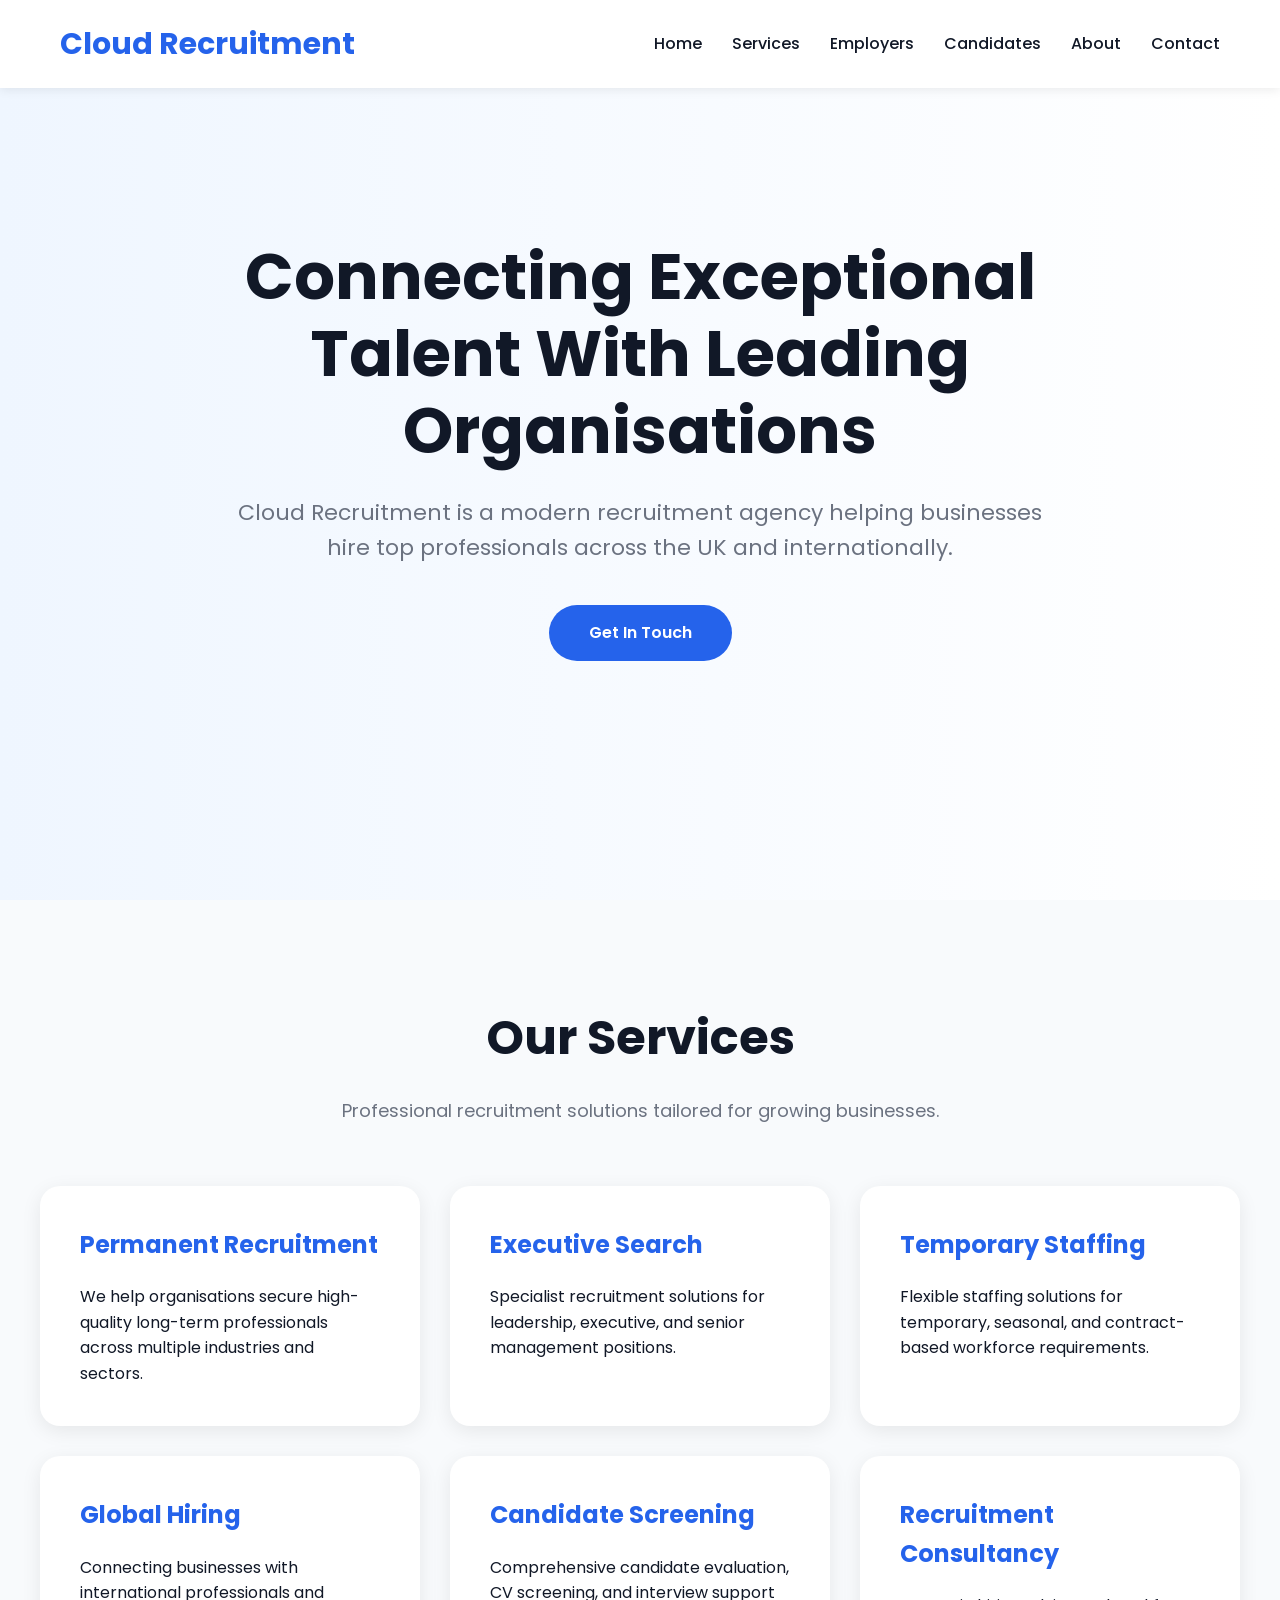
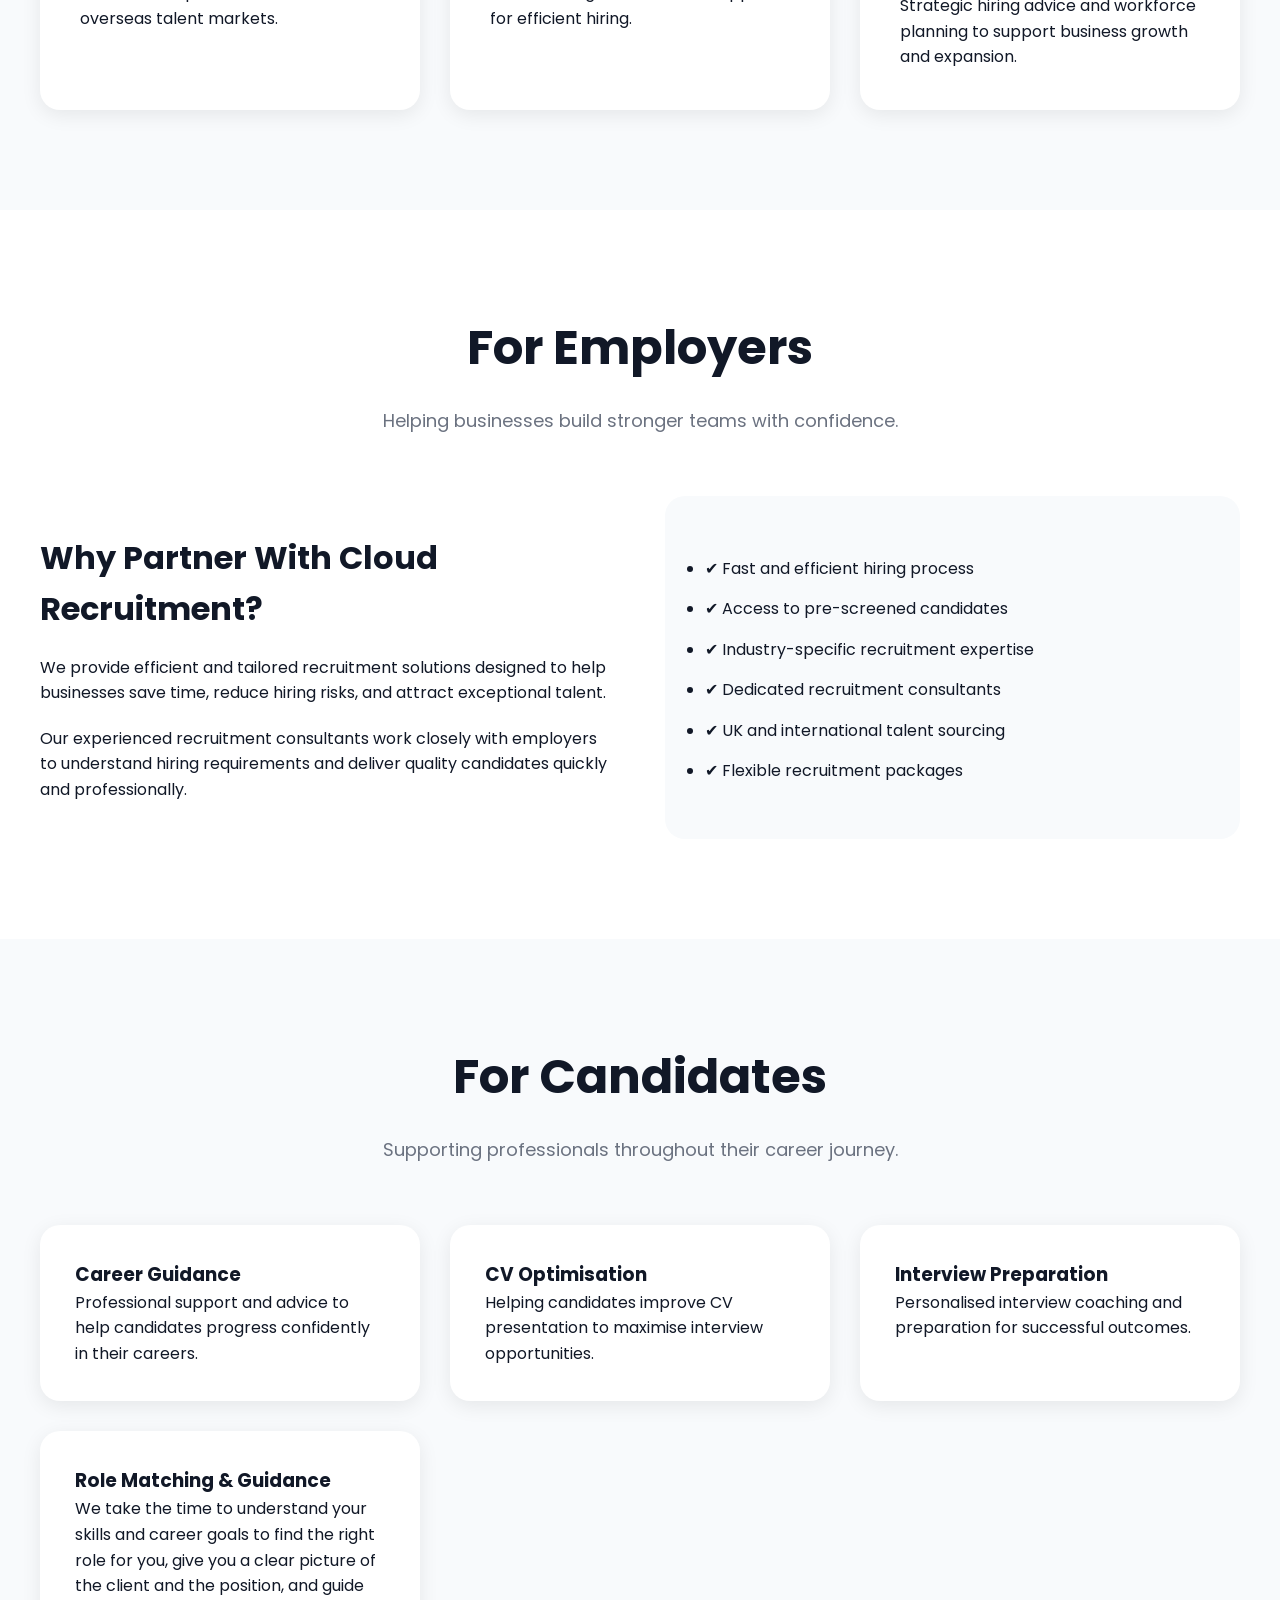
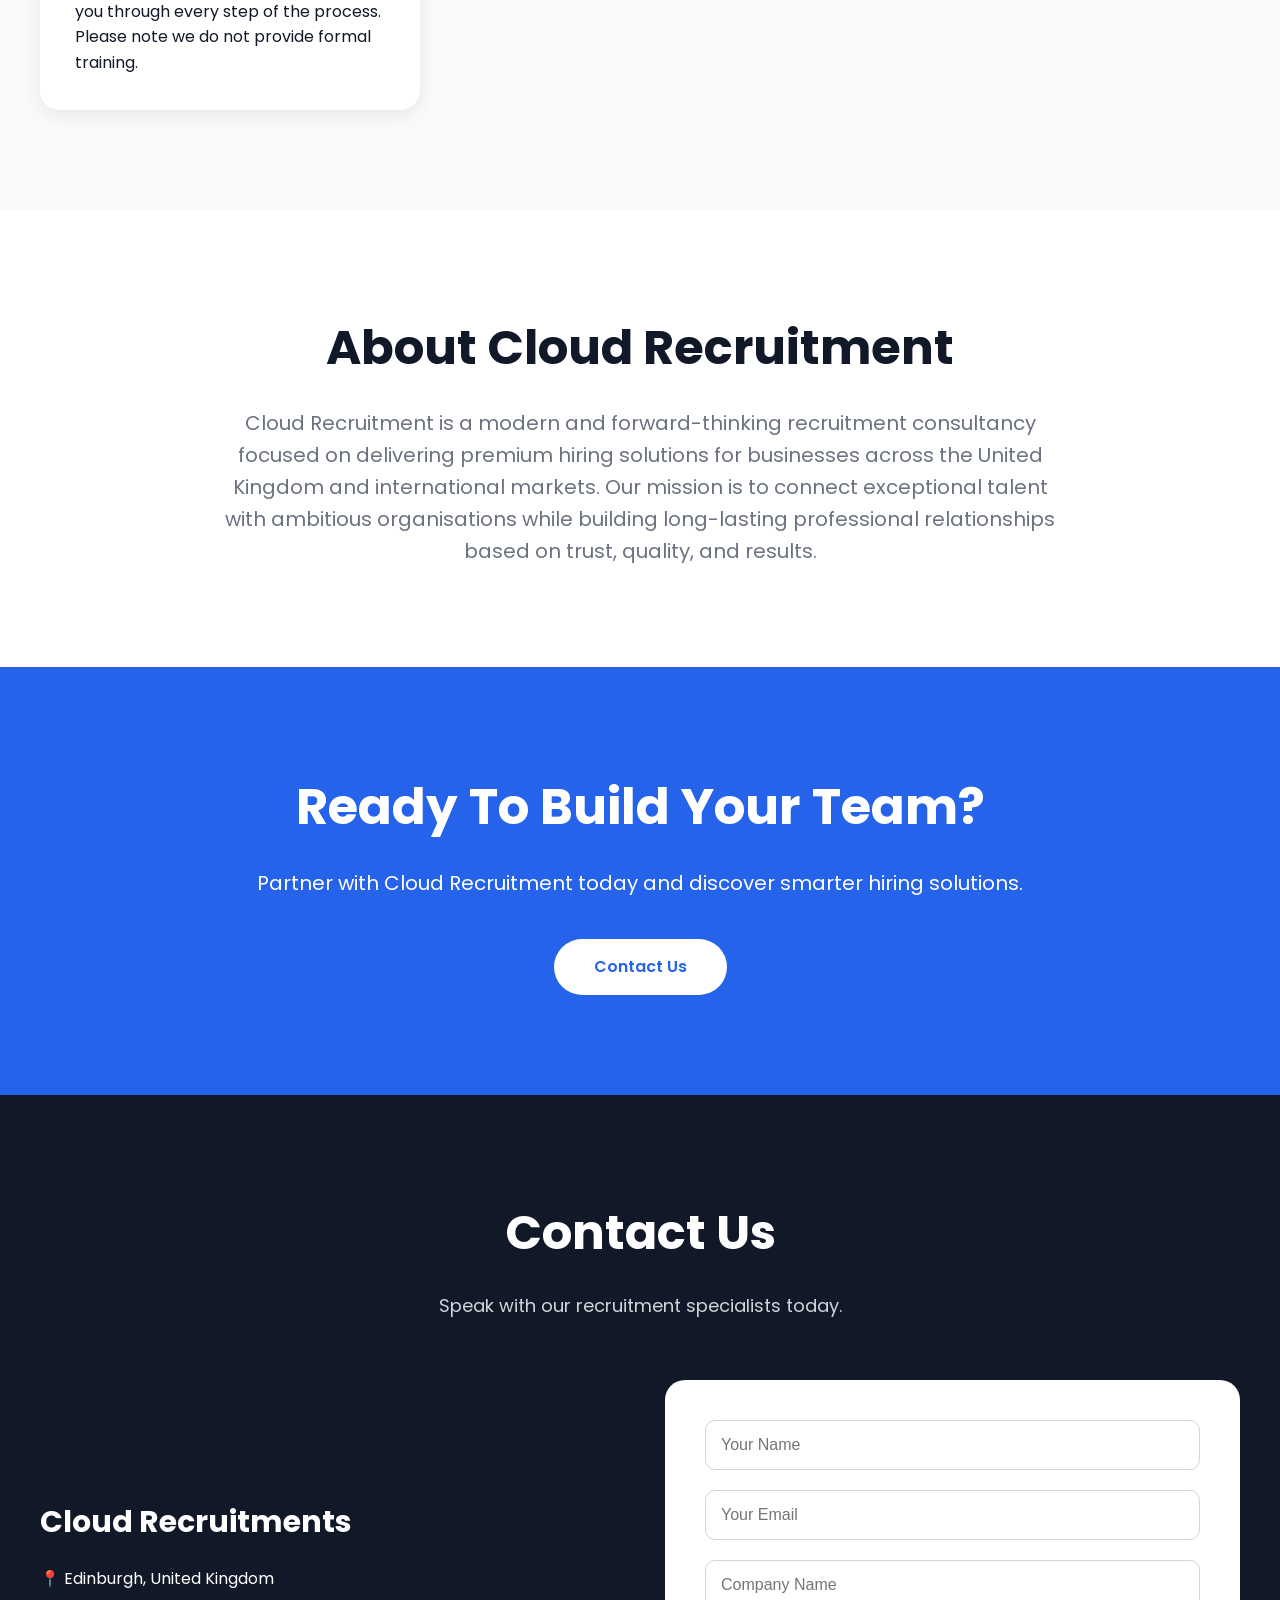
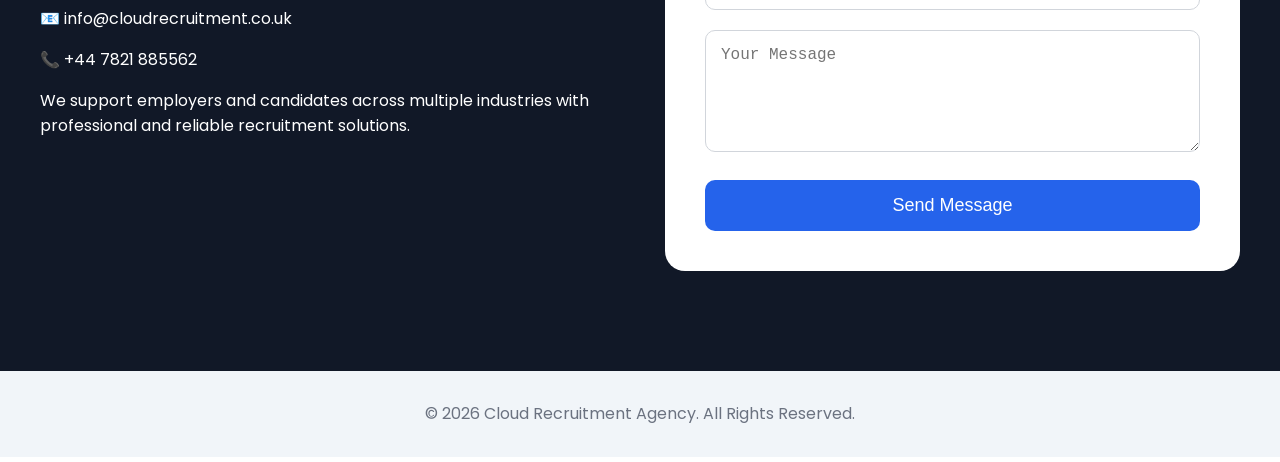
<file: index.html>
<!DOCTYPE html>
<html lang="en">

<head>

<meta charset="UTF-8">
<meta name="viewport" content="width=device-width, initial-scale=1.0">

<title>Cloud Recruitment Agency</title>

<link rel="preconnect" href="https://fonts.googleapis.com">
<link rel="preconnect" href="https://fonts.gstatic.com" crossorigin>
<link rel="icon" type="image/png" href="/cloud-favicon.png">

<link href="https://fonts.googleapis.com/css2?family=Poppins:wght@300;400;500;600;700&display=swap" rel="stylesheet">

<style>

*{
    margin:0;
    padding:0;
    box-sizing:border-box;
}

html{
    scroll-behavior:smooth;
}

body{
    font-family:'Poppins', sans-serif;
    background:#ffffff;
    color:#111827;
    line-height:1.6;
}

/* HEADER */

header{
    position:fixed;
    top:0;
    width:100%;
    background:#ffffff;
    box-shadow:0 2px 10px rgba(0,0,0,0.08);
    z-index:1000;
}

.navbar{
    max-width:1200px;
    margin:auto;
    display:flex;
    justify-content:space-between;
    align-items:center;
    padding:20px;
}

.logo{
    font-size:30px;
    font-weight:700;
    color:#2563eb;
}

nav ul{
    display:flex;
    list-style:none;
    gap:30px;
}

nav a{
    text-decoration:none;
    color:#111827;
    font-weight:500;
    transition:0.3s;
}

nav a:hover{
    color:#2563eb;
}

/* HERO */

.hero{
    min-height:100vh;
    display:flex;
    align-items:center;
    justify-content:center;
    text-align:center;
    padding:120px 20px;
    background:linear-gradient(to right, #eff6ff, #ffffff);
}

.hero-content{
    max-width:850px;
}

.hero h1{
    font-size:64px;
    line-height:1.2;
    margin-bottom:25px;
}

.hero p{
    font-size:22px;
    color:#6b7280;
    margin-bottom:40px;
}

.btn{
    display:inline-block;
    padding:15px 40px;
    background:#2563eb;
    color:white;
    text-decoration:none;
    border-radius:50px;
    transition:0.3s;
    font-weight:600;
}

.btn:hover{
    background:#111827;
    transform:translateY(-2px);
}

/* GENERAL */

section{
    padding:100px 20px;
}

.container{
    max-width:1200px;
    margin:auto;
}

.section-title{
    text-align:center;
    font-size:48px;
    margin-bottom:20px;
}

.section-subtitle{
    text-align:center;
    color:#6b7280;
    margin-bottom:60px;
    font-size:18px;
}

/* SERVICES */

.services{
    background:#f8fafc;
}

.cards{
    display:grid;
    grid-template-columns:repeat(auto-fit, minmax(280px,1fr));
    gap:30px;
}

.card{
    background:white;
    padding:40px;
    border-radius:20px;
    box-shadow:0 5px 20px rgba(0,0,0,0.08);
    transition:0.3s;
}

.card:hover{
    transform:translateY(-10px);
}

.card h3{
    margin-bottom:20px;
    font-size:24px;
    color:#2563eb;
}

/* EMPLOYERS */

.employers-content{
    display:grid;
    grid-template-columns:1fr 1fr;
    gap:50px;
    align-items:center;
}

.employers-box{
    background:#f8fafc;
    padding:40px;
    border-radius:20px;
}

.employers-box ul{
    margin-top:20px;
}

.employers-box li{
    margin-bottom:15px;
}

/* CANDIDATES */

.candidates{
    background:#f8fafc;
}

.candidate-grid{
    display:grid;
    grid-template-columns:repeat(auto-fit, minmax(280px,1fr));
    gap:30px;
}

.candidate-card{
    background:white;
    padding:35px;
    border-radius:20px;
    box-shadow:0 5px 20px rgba(0,0,0,0.08);
}

/* ABOUT */

.about{
    text-align:center;
}

.about p{
    max-width:850px;
    margin:auto;
    font-size:20px;
    color:#6b7280;
}

/* CONTACT */

.contact{
    background:#111827;
    color:white;
}

.contact-wrapper{
    display:grid;
    grid-template-columns:1fr 1fr;
    gap:50px;
    align-items:center;
}

.contact-info h3{
    margin-bottom:20px;
    font-size:30px;
}

.contact-info p{
    margin-bottom:15px;
}

.contact-form{
    background:white;
    padding:40px;
    border-radius:20px;
}

.contact-form input,
.contact-form textarea{
    width:100%;
    padding:15px;
    margin-bottom:20px;
    border:1px solid #d1d5db;
    border-radius:10px;
    font-size:16px;
}

.contact-form button{
    width:100%;
    padding:15px;
    border:none;
    background:#2563eb;
    color:white;
    border-radius:10px;
    font-size:18px;
    cursor:pointer;
    transition:0.3s;
}

.contact-form button:hover{
    background:#111827;
}

/* CTA */

.cta{
    background:#2563eb;
    color:white;
    text-align:center;
}

.cta h2{
    font-size:50px;
    margin-bottom:20px;
}

/* FOOTER */

footer{
    background:#f1f5f9;
    text-align:center;
    padding:30px;
    color:#6b7280;
}

/* MOBILE */

/* LAPTOP */

@media(max-width:1100px){

    .hero{
        padding:110px 20px;
    }

    .hero h1{
        font-size:52px;
    }

    .cards,
    .candidate-grid{
        gap:24px;
    }

    .employers-content,
    .contact-wrapper{
        gap:35px;
    }

}

@media(max-width:900px){

    .hero h1{
        font-size:42px;
    }

    nav ul{
        gap:15px;
        font-size:14px;
    }

    .employers-content,
    .contact-wrapper{
        grid-template-columns:1fr;
    }

}

@media(max-width:600px){

    .navbar{
        flex-direction:column;
        gap:15px;
        padding:15px 20px;
    }

    nav ul{
        flex-wrap:wrap;
        justify-content:center;
        gap:10px 20px;
    }

    .hero{
        padding:100px 20px 60px;
    }

    .hero h1{
        font-size:36px;
    }

    .hero p{
        font-size:18px;
    }

    .section-title{
        font-size:36px;
    }

    section{
        padding:70px 20px;
    }

}

/* PHONE */

@media(max-width:480px){

    .hero h1{
        font-size:30px;
    }

    .hero p{
        font-size:16px;
        margin-bottom:30px;
    }

    .btn{
        padding:13px 32px;
        font-size:15px;
    }

    .section-title{
        font-size:28px;
    }

    .section-subtitle{
        font-size:15px;
        margin-bottom:40px;
    }

    .card,
    .candidate-card{
        padding:25px;
    }

    .employers-box{
        padding:25px;
    }

    .cta h2{
        font-size:32px;
    }

    .contact-form{
        padding:25px;
    }

}

</style>

</head>

<body>

<!-- HEADER -->

<header>

<div class="navbar">

<div class="logo">Cloud Recruitment</div>

<nav>

<ul>

<li><a href="#home">Home</a></li>
<li><a href="#services">Services</a></li>
<li><a href="#employers">Employers</a></li>
<li><a href="#candidates">Candidates</a></li>
<li><a href="#about">About</a></li>
<li><a href="#contact">Contact</a></li>

</ul>

</nav>

</div>

</header>

<!-- HERO -->

<section class="hero" id="home">

<div class="hero-content">

<h1>
Connecting Exceptional Talent With Leading Organisations
</h1>

<p>
Cloud Recruitment is a modern recruitment agency helping businesses hire top professionals across the UK and internationally.
</p>

<a href="#contact" class="btn">
Get In Touch
</a>

</div>

</section>

<!-- SERVICES -->

<section class="services" id="services">

<div class="container">

<h2 class="section-title">Our Services</h2>

<p class="section-subtitle">
Professional recruitment solutions tailored for growing businesses.
</p>

<div class="cards">

<div class="card">

<h3>Permanent Recruitment</h3>

<p>
We help organisations secure high-quality long-term professionals across multiple industries and sectors.
</p>

</div>

<div class="card">

<h3>Executive Search</h3>

<p>
Specialist recruitment solutions for leadership, executive, and senior management positions.
</p>

</div>

<div class="card">

<h3>Temporary Staffing</h3>

<p>
Flexible staffing solutions for temporary, seasonal, and contract-based workforce requirements.
</p>

</div>

<div class="card">

<h3>Global Hiring</h3>

<p>
Connecting businesses with international professionals and overseas talent markets.
</p>

</div>

<div class="card">

<h3>Candidate Screening</h3>

<p>
Comprehensive candidate evaluation, CV screening, and interview support for efficient hiring.
</p>

</div>

<div class="card">

<h3>Recruitment Consultancy</h3>

<p>
Strategic hiring advice and workforce planning to support business growth and expansion.
</p>

</div>

</div>

</div>

</section>

<!-- EMPLOYERS -->

<section id="employers">

<div class="container">

<h2 class="section-title">For Employers</h2>

<p class="section-subtitle">
Helping businesses build stronger teams with confidence.
</p>

<div class="employers-content">

<div>

<h3 style="font-size:32px; margin-bottom:20px;">
Why Partner With Cloud Recruitment?
</h3>

<p style="margin-bottom:20px;">
We provide efficient and tailored recruitment solutions designed to help businesses save time, reduce hiring risks, and attract exceptional talent.
</p>

<p>
Our experienced recruitment consultants work closely with employers to understand hiring requirements and deliver quality candidates quickly and professionally.
</p>

</div>

<div class="employers-box">

<ul>

<li>✔ Fast and efficient hiring process</li>
<li>✔ Access to pre-screened candidates</li>
<li>✔ Industry-specific recruitment expertise</li>
<li>✔ Dedicated recruitment consultants</li>
<li>✔ UK and international talent sourcing</li>
<li>✔ Flexible recruitment packages</li>

</ul>

</div>

</div>

</div>

</section>

<!-- CANDIDATES -->

<section class="candidates" id="candidates">

<div class="container">

<h2 class="section-title">For Candidates</h2>

<p class="section-subtitle">
Supporting professionals throughout their career journey.
</p>

<div class="candidate-grid">

<div class="candidate-card">

<h3>Career Guidance</h3>

<p>
Professional support and advice to help candidates progress confidently in their careers.
</p>

</div>

<div class="candidate-card">

<h3>CV Optimisation</h3>

<p>
Helping candidates improve CV presentation to maximise interview opportunities.
</p>

</div>

<div class="candidate-card">

<h3>Interview Preparation</h3>

<p>
Personalised interview coaching and preparation for successful outcomes.
</p>

</div>

<div class="candidate-card">

<h3>Role Matching &amp; Guidance</h3>

<p>
We take the time to understand your skills and career goals to find the right role for you, give you a clear picture of the client and the position, and guide you through every step of the process. Please note we do not provide formal training.
</p>

</div>

</div>

</div>

</section>

<!-- ABOUT -->

<section class="about" id="about">

<div class="container">

<h2 class="section-title">About Cloud Recruitment</h2>

<p>
Cloud Recruitment is a modern and forward-thinking recruitment consultancy focused on delivering premium hiring solutions for businesses across the United Kingdom and international markets. Our mission is to connect exceptional talent with ambitious organisations while building long-lasting professional relationships based on trust, quality, and results.
</p>

</div>

</section>

<!-- CTA -->

<section class="cta">

<div class="container">

<h2>
Ready To Build Your Team?
</h2>

<p style="font-size:20px; margin-bottom:40px;">
Partner with Cloud Recruitment today and discover smarter hiring solutions.
</p>

<a href="#contact" class="btn" style="background:white; color:#2563eb;">
Contact Us
</a>

</div>

</section>

<!-- CONTACT -->

<section class="contact" id="contact">

<div class="container">

<h2 class="section-title">Contact Us</h2>

<p class="section-subtitle" style="color:#d1d5db;">
Speak with our recruitment specialists today.
</p>

<div class="contact-wrapper">

<div class="contact-info">

<h3>Cloud Recruitments</h3>

<p>📍 Edinburgh, United Kingdom</p>

<p>📧 info@cloudrecruitment.co.uk</p>

<p>📞 +44 7821 885562</p>

<p>
We support employers and candidates across multiple industries with professional and reliable recruitment solutions.
</p>

</div>

<div class="contact-form">

<form>

<input type="text" placeholder="Your Name">

<input type="email" placeholder="Your Email">

<input type="text" placeholder="Company Name">

<textarea rows="5" placeholder="Your Message"></textarea>

<button type="submit">
Send Message
</button>

</form>

</div>

</div>

</div>

</section>

<!-- FOOTER -->

<footer>

<p>
© 2026 Cloud Recruitment Agency. All Rights Reserved.
</p>

</footer>

</body>

</html>
</file>
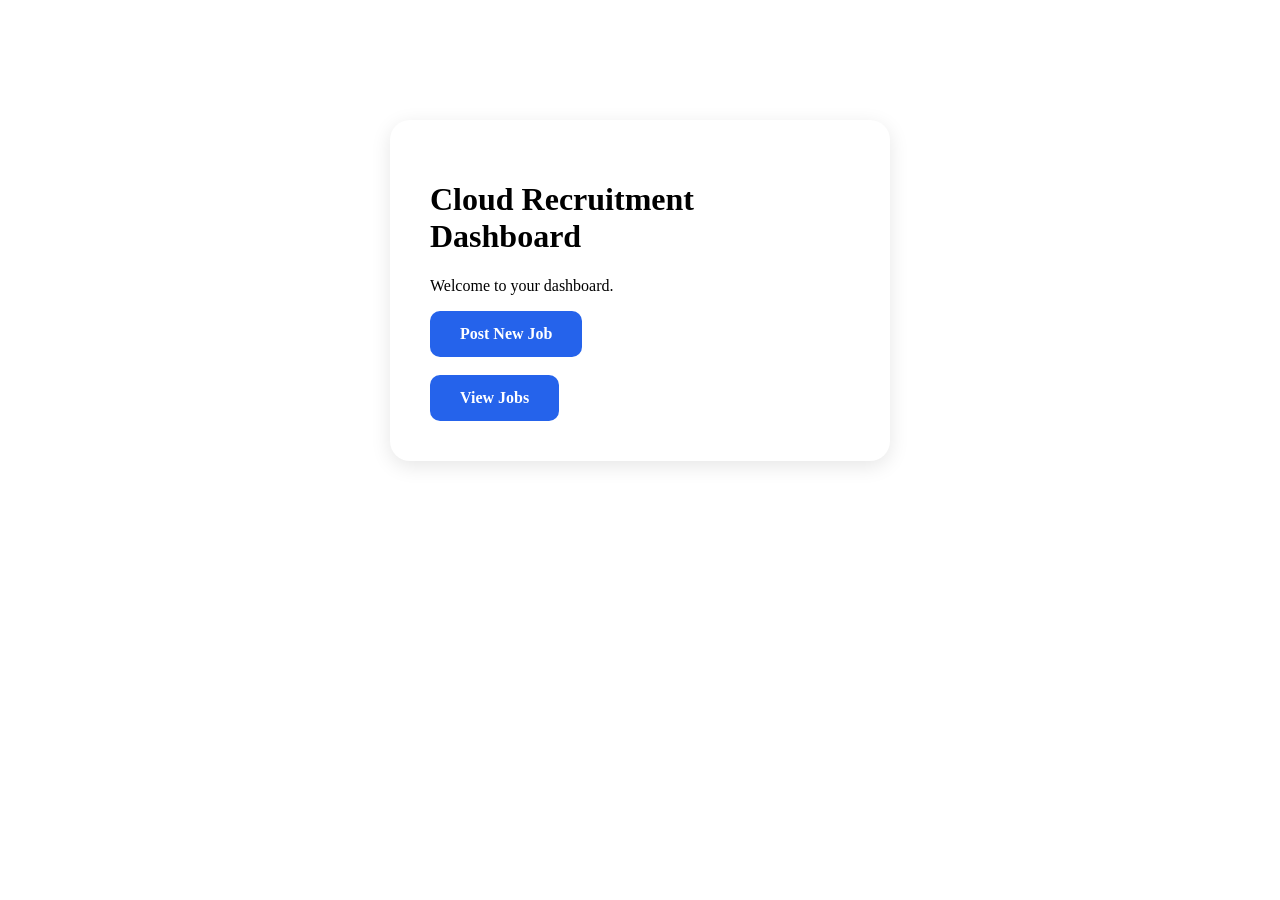
<file: Cloud Recuritment website/dashboard.html>
<!DOCTYPE html>
<html lang="en">

<head>

<meta charset="UTF-8">

<meta name="viewport" content="width=device-width, initial-scale=1.0">

<title>Dashboard</title>

<link rel="stylesheet" href="style.css">

</head>

<body>

<div class="dashboard">

<h1>Cloud Recruitment Dashboard</h1>

<p>Welcome to your dashboard.</p>

<a href="post-job.html">
Post New Job
</a>

<br><br>

<a href="jobs.html">
View Jobs
</a>

</div>

</body>

</html>
</file>
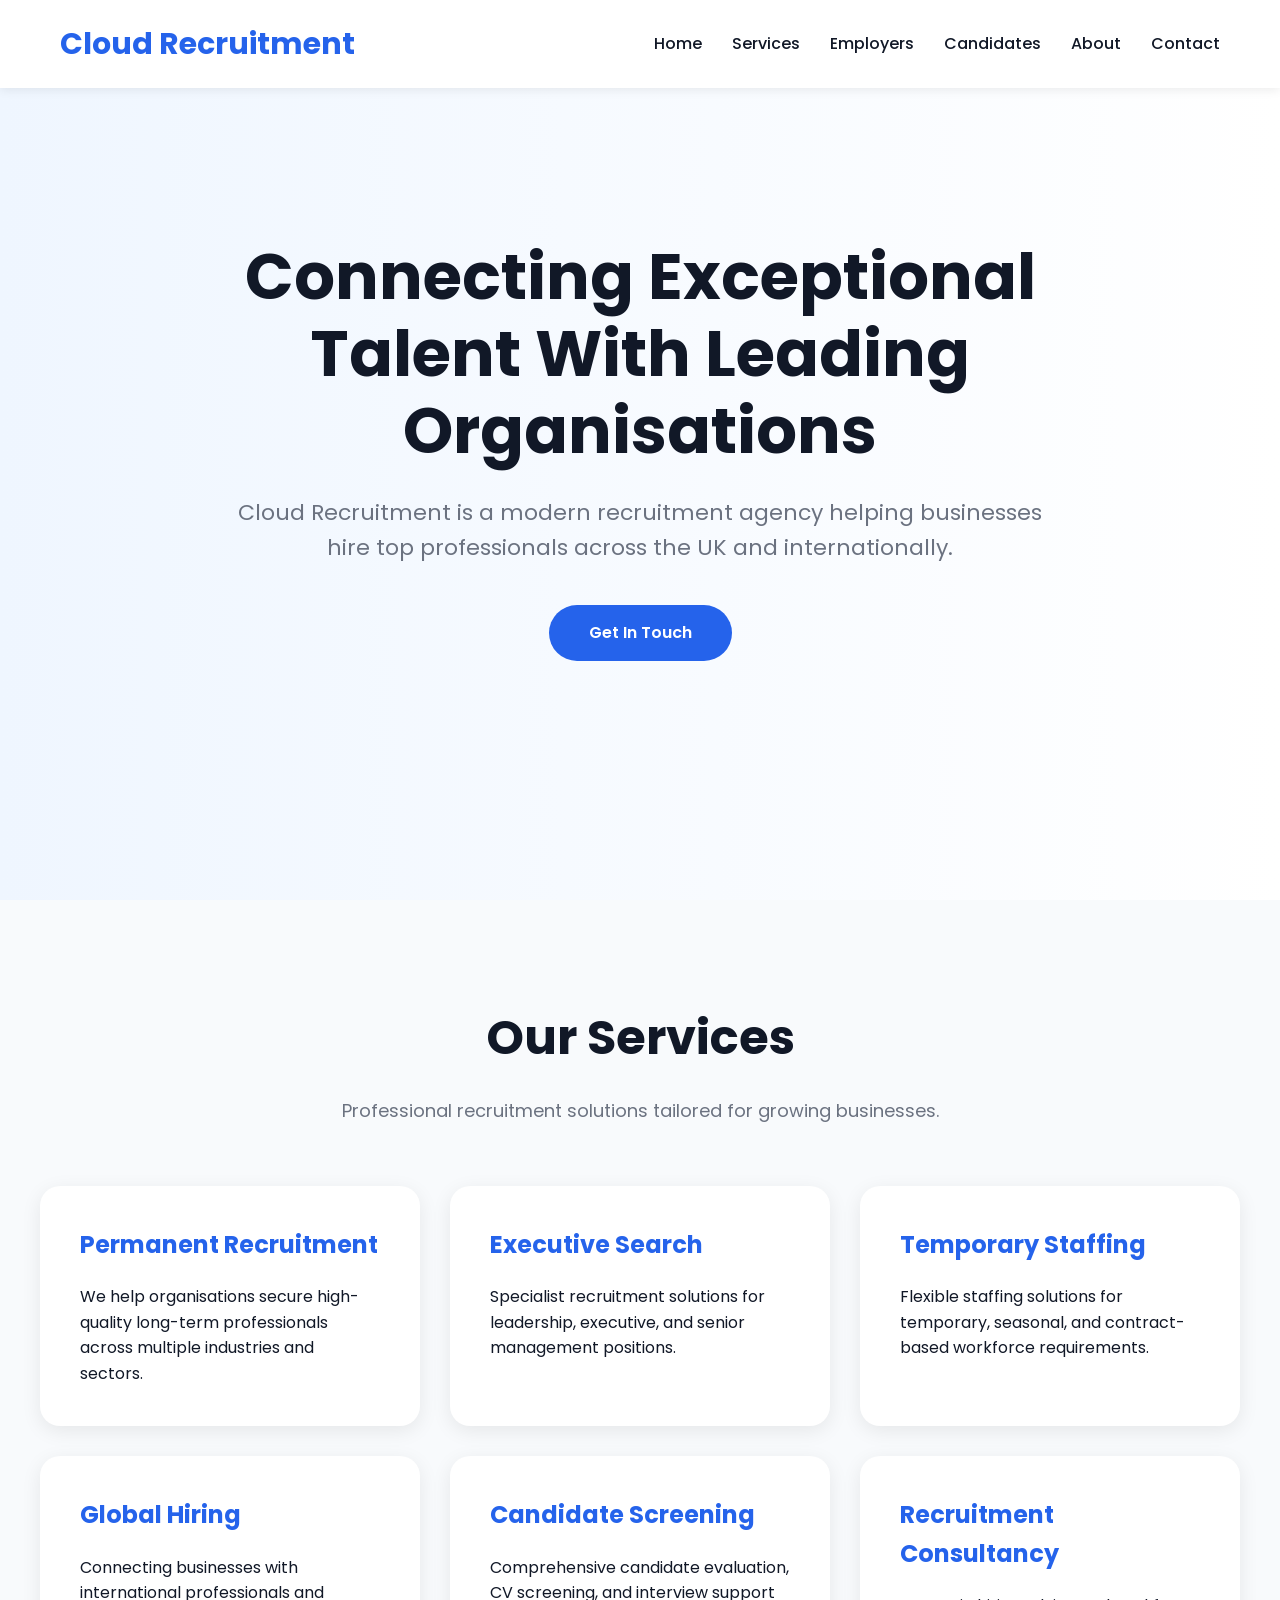
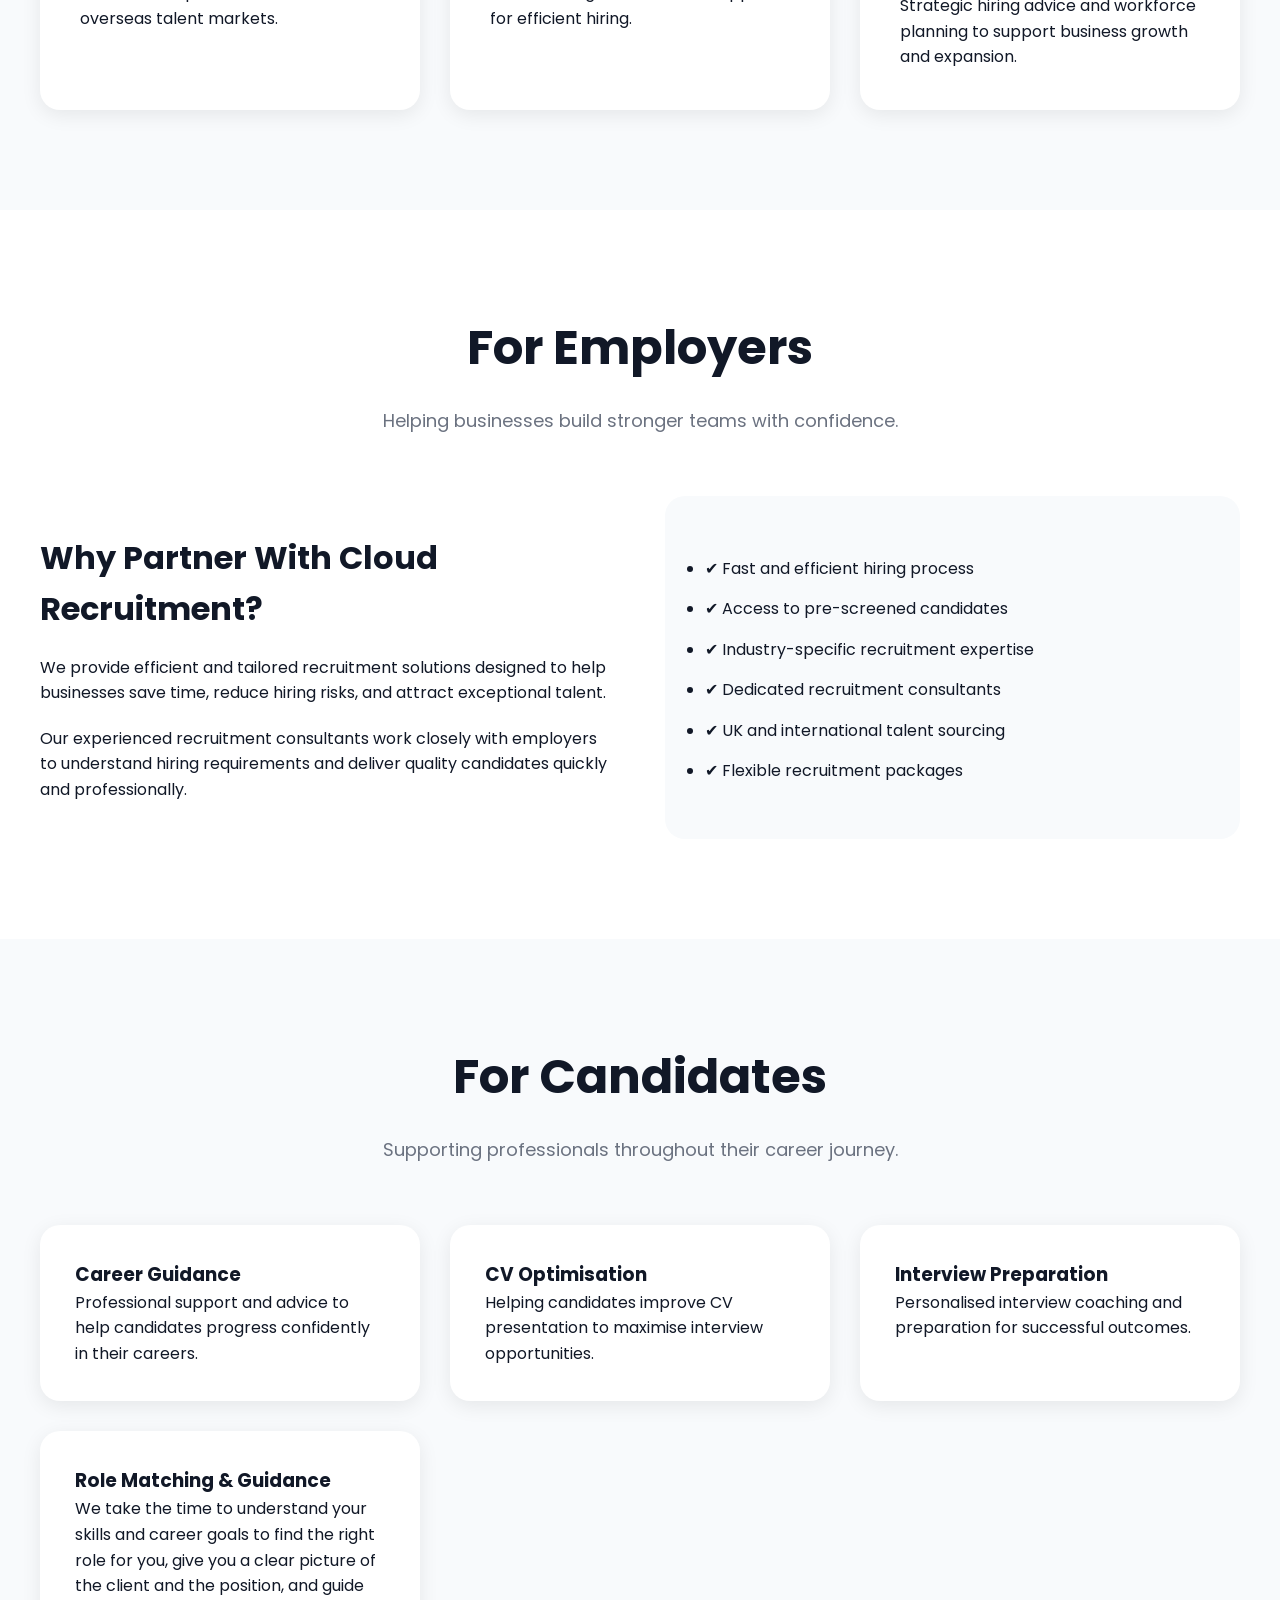
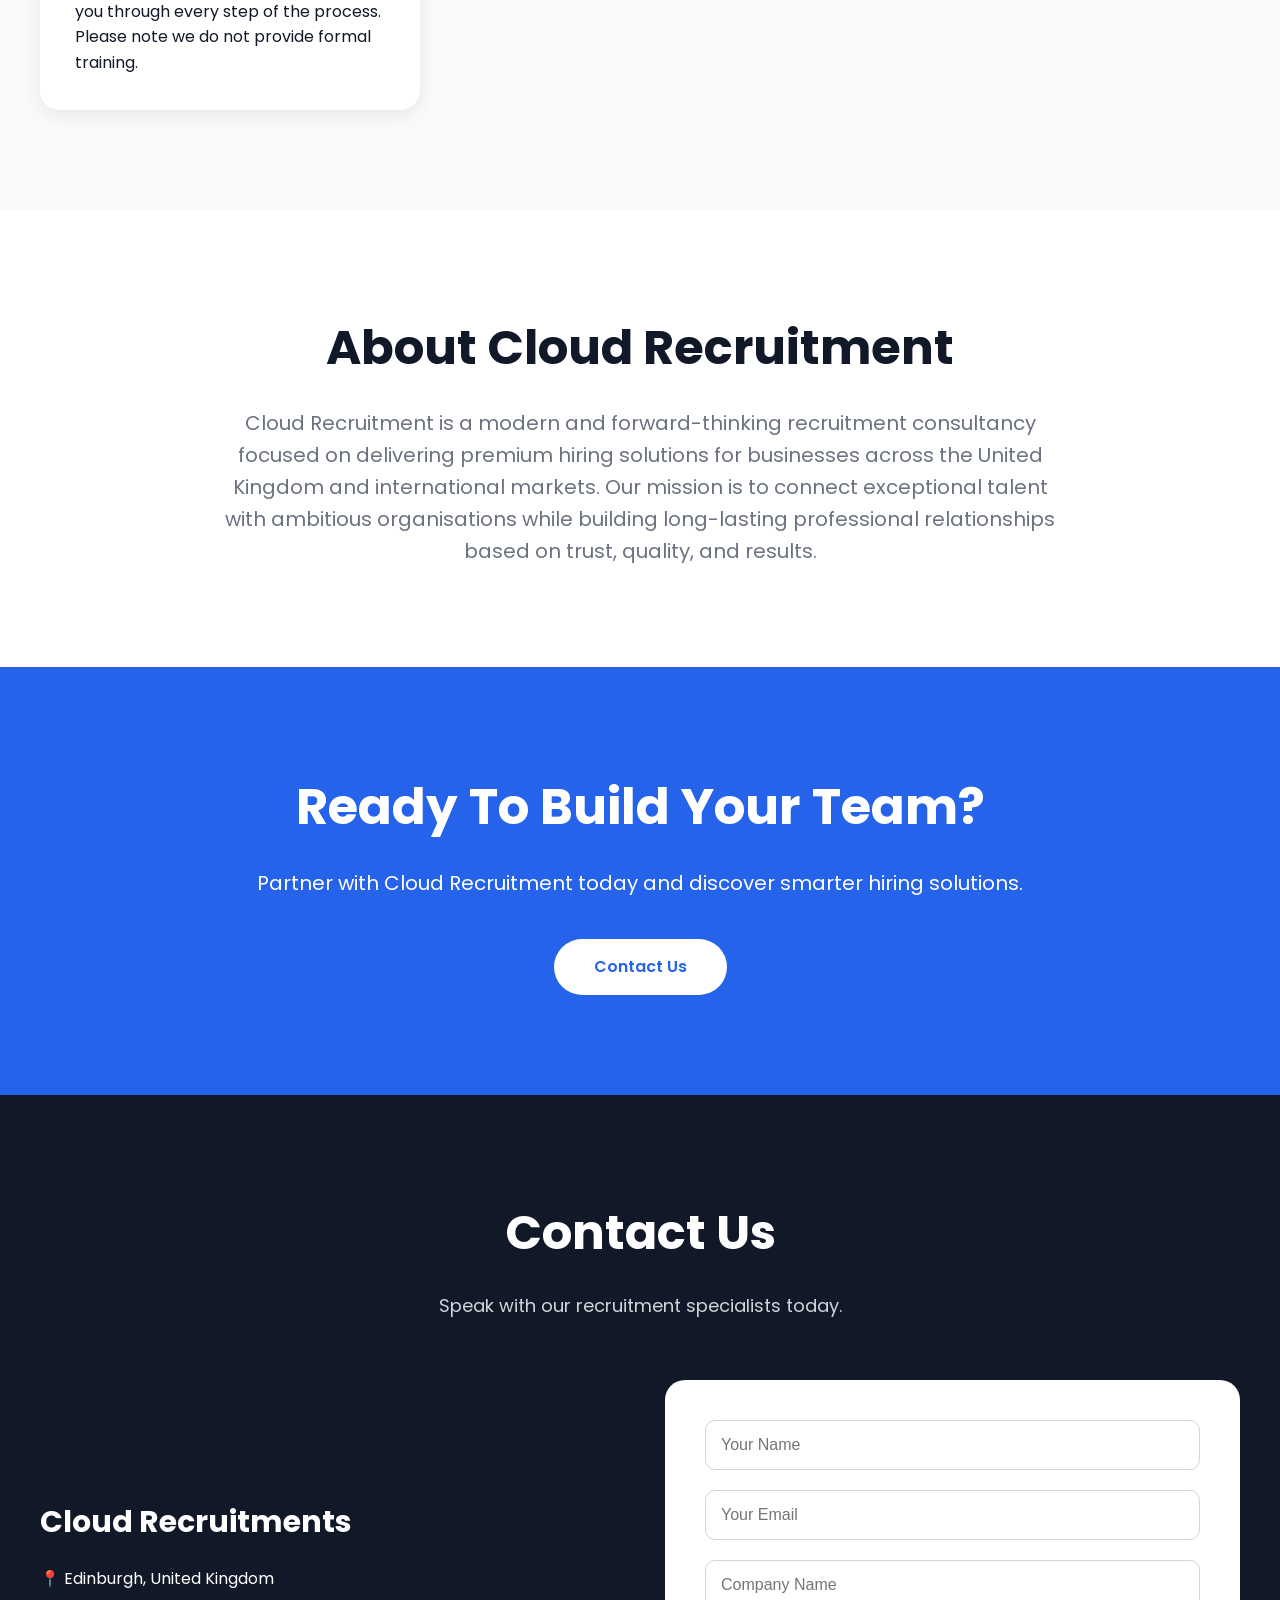
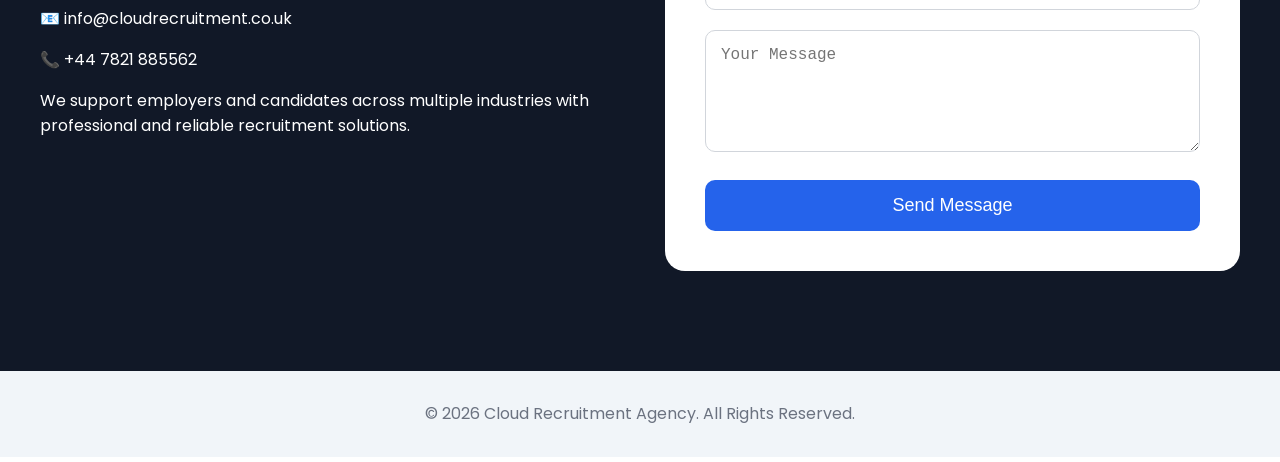
<file: Cloud Recuritment website/index (1).html>
<!DOCTYPE html>
<html lang="en">
<head>

<meta charset="UTF-8">
<meta name="viewport" content="width=device-width, initial-scale=1.0">

<title>Cloud Recruitment Agency</title>

<link rel="preconnect" href="https://fonts.googleapis.com">
<link rel="preconnect" href="https://fonts.gstatic.com" crossorigin>

<link href="https://fonts.googleapis.com/css2?family=Poppins:wght@300;400;500;600;700&display=swap" rel="stylesheet">

<style>

*{
    margin:0;
    padding:0;
    box-sizing:border-box;
}

html{
    scroll-behavior:smooth;
}

body{
    font-family:'Poppins', sans-serif;
    background:#ffffff;
    color:#111827;
    line-height:1.6;
}

/* HEADER */

header{
    position:fixed;
    top:0;
    width:100%;
    background:#ffffff;
    box-shadow:0 2px 10px rgba(0,0,0,0.08);
    z-index:1000;
}

.navbar{
    max-width:1200px;
    margin:auto;
    display:flex;
    justify-content:space-between;
    align-items:center;
    padding:20px;
}

.logo{
    font-size:30px;
    font-weight:700;
    color:#2563eb;
}

nav ul{
    display:flex;
    list-style:none;
    gap:30px;
}

nav a{
    text-decoration:none;
    color:#111827;
    font-weight:500;
    transition:0.3s;
}

nav a:hover{
    color:#2563eb;
}

/* HERO */

.hero{
    min-height:100vh;
    display:flex;
    align-items:center;
    justify-content:center;
    text-align:center;
    padding:120px 20px;
    background:linear-gradient(to right, #eff6ff, #ffffff);
}

.hero-content{
    max-width:850px;
}

.hero h1{
    font-size:64px;
    line-height:1.2;
    margin-bottom:25px;
}

.hero p{
    font-size:22px;
    color:#6b7280;
    margin-bottom:40px;
}

.btn{
    display:inline-block;
    padding:15px 40px;
    background:#2563eb;
    color:white;
    text-decoration:none;
    border-radius:50px;
    transition:0.3s;
    font-weight:600;
}

.btn:hover{
    background:#111827;
    transform:translateY(-2px);
}

/* GENERAL */

section{
    padding:100px 20px;
}

.container{
    max-width:1200px;
    margin:auto;
}

.section-title{
    text-align:center;
    font-size:48px;
    margin-bottom:20px;
}

.section-subtitle{
    text-align:center;
    color:#6b7280;
    margin-bottom:60px;
    font-size:18px;
}

/* SERVICES */

.services{
    background:#f8fafc;
}

.cards{
    display:grid;
    grid-template-columns:repeat(auto-fit, minmax(280px,1fr));
    gap:30px;
}

.card{
    background:white;
    padding:40px;
    border-radius:20px;
    box-shadow:0 5px 20px rgba(0,0,0,0.08);
    transition:0.3s;
}

.card:hover{
    transform:translateY(-10px);
}

.card h3{
    margin-bottom:20px;
    font-size:24px;
    color:#2563eb;
}

/* EMPLOYERS */

.employers-content{
    display:grid;
    grid-template-columns:1fr 1fr;
    gap:50px;
    align-items:center;
}

.employers-box{
    background:#f8fafc;
    padding:40px;
    border-radius:20px;
}

.employers-box ul{
    margin-top:20px;
}

.employers-box li{
    margin-bottom:15px;
}

/* CANDIDATES */

.candidates{
    background:#f8fafc;
}

.candidate-grid{
    display:grid;
    grid-template-columns:repeat(auto-fit, minmax(280px,1fr));
    gap:30px;
}

.candidate-card{
    background:white;
    padding:35px;
    border-radius:20px;
    box-shadow:0 5px 20px rgba(0,0,0,0.08);
}

/* ABOUT */

.about{
    text-align:center;
}

.about p{
    max-width:850px;
    margin:auto;
    font-size:20px;
    color:#6b7280;
}

/* CONTACT */

.contact{
    background:#111827;
    color:white;
}

.contact-wrapper{
    display:grid;
    grid-template-columns:1fr 1fr;
    gap:50px;
    align-items:center;
}

.contact-info h3{
    margin-bottom:20px;
    font-size:30px;
}

.contact-info p{
    margin-bottom:15px;
}

.contact-form{
    background:white;
    padding:40px;
    border-radius:20px;
}

.contact-form input,
.contact-form textarea{
    width:100%;
    padding:15px;
    margin-bottom:20px;
    border:1px solid #d1d5db;
    border-radius:10px;
    font-size:16px;
}

.contact-form button{
    width:100%;
    padding:15px;
    border:none;
    background:#2563eb;
    color:white;
    border-radius:10px;
    font-size:18px;
    cursor:pointer;
    transition:0.3s;
}

.contact-form button:hover{
    background:#111827;
}

/* CTA */

.cta{
    background:#2563eb;
    color:white;
    text-align:center;
}

.cta h2{
    font-size:50px;
    margin-bottom:20px;
}

/* FOOTER */

footer{
    background:#f1f5f9;
    text-align:center;
    padding:30px;
    color:#6b7280;
}

/* MOBILE */

@media(max-width:900px){

    .hero h1{
        font-size:42px;
    }

    nav ul{
        gap:15px;
        font-size:14px;
    }

    .employers-content,
    .contact-wrapper{
        grid-template-columns:1fr;
    }

}

@media(max-width:600px){

    .navbar{
        flex-direction:column;
        gap:20px;
    }

    .hero h1{
        font-size:36px;
    }

    .section-title{
        font-size:36px;
    }

}

</style>

</head>

<body>

<!-- HEADER -->

<header>

<div class="navbar">

<div class="logo">Cloud Recruitment</div>

<nav>

<ul>

<li><a href="#home">Home</a></li>
<li><a href="#services">Services</a></li>
<li><a href="#employers">Employers</a></li>
<li><a href="#candidates">Candidates</a></li>
<li><a href="#about">About</a></li>
<li><a href="#contact">Contact</a></li>

</ul>

</nav>

</div>

</header>

<!-- HERO -->

<section class="hero" id="home">

<div class="hero-content">

<h1>
Connecting Exceptional Talent With Leading Organisations
</h1>

<p>
Cloud Recruitment is a modern recruitment agency helping businesses hire top professionals across the UK and internationally.
</p>

<a href="#contact" class="btn">
Get In Touch
</a>

</div>

</section>

<!-- SERVICES -->

<section class="services" id="services">

<div class="container">

<h2 class="section-title">Our Services</h2>

<p class="section-subtitle">
Professional recruitment solutions tailored for growing businesses.
</p>

<div class="cards">

<div class="card">

<h3>Permanent Recruitment</h3>

<p>
We help organisations secure high-quality long-term professionals across multiple industries and sectors.
</p>

</div>

<div class="card">

<h3>Executive Search</h3>

<p>
Specialist recruitment solutions for leadership, executive, and senior management positions.
</p>

</div>

<div class="card">

<h3>Temporary Staffing</h3>

<p>
Flexible staffing solutions for temporary, seasonal, and contract-based workforce requirements.
</p>

</div>

<div class="card">

<h3>Global Hiring</h3>

<p>
Connecting businesses with international professionals and overseas talent markets.
</p>

</div>

<div class="card">

<h3>Candidate Screening</h3>

<p>
Comprehensive candidate evaluation, CV screening, and interview support for efficient hiring.
</p>

</div>

<div class="card">

<h3>Recruitment Consultancy</h3>

<p>
Strategic hiring advice and workforce planning to support business growth and expansion.
</p>

</div>

</div>

</div>

</section>

<!-- EMPLOYERS -->

<section id="employers">

<div class="container">

<h2 class="section-title">For Employers</h2>

<p class="section-subtitle">
Helping businesses build stronger teams with confidence.
</p>

<div class="employers-content">

<div>

<h3 style="font-size:32px; margin-bottom:20px;">
Why Partner With Cloud Recruitment?
</h3>

<p style="margin-bottom:20px;">
We provide efficient and tailored recruitment solutions designed to help businesses save time, reduce hiring risks, and attract exceptional talent.
</p>

<p>
Our experienced recruitment consultants work closely with employers to understand hiring requirements and deliver quality candidates quickly and professionally.
</p>

</div>

<div class="employers-box">

<ul>

<li>✔ Fast and efficient hiring process</li>
<li>✔ Access to pre-screened candidates</li>
<li>✔ Industry-specific recruitment expertise</li>
<li>✔ Dedicated recruitment consultants</li>
<li>✔ UK and international talent sourcing</li>
<li>✔ Flexible recruitment packages</li>

</ul>

</div>

</div>

</div>

</section>

<!-- CANDIDATES -->

<section class="candidates" id="candidates">

<div class="container">

<h2 class="section-title">For Candidates</h2>

<p class="section-subtitle">
Supporting professionals throughout their career journey.
</p>

<div class="candidate-grid">

<div class="candidate-card">

<h3>Career Guidance</h3>

<p>
Professional support and advice to help candidates progress confidently in their careers.
</p>

</div>

<div class="candidate-card">

<h3>CV Optimisation</h3>

<p>
Helping candidates improve CV presentation to maximise interview opportunities.
</p>

</div>

<div class="candidate-card">

<h3>Interview Preparation</h3>

<p>
Personalised interview coaching and preparation for successful outcomes.
</p>

</div>

<div class="candidate-card">

<h3>Role Matching &amp; Guidance</h3>

<p>
We take the time to understand your skills and career goals to find the right role for you, give you a clear picture of the client and the position, and guide you through every step of the process. Please note we do not provide formal training.
</p>

</div>

</div>

</div>

</section>

<!-- ABOUT -->

<section class="about" id="about">

<div class="container">

<h2 class="section-title">About Cloud Recruitment</h2>

<p>
Cloud Recruitment is a modern and forward-thinking recruitment consultancy focused on delivering premium hiring solutions for businesses across the United Kingdom and international markets. Our mission is to connect exceptional talent with ambitious organisations while building long-lasting professional relationships based on trust, quality, and results.
</p>

</div>

</section>

<!-- CTA -->

<section class="cta">

<div class="container">

<h2>
Ready To Build Your Team?
</h2>

<p style="font-size:20px; margin-bottom:40px;">
Partner with Cloud Recruitment today and discover smarter hiring solutions.
</p>

<a href="#contact" class="btn" style="background:white; color:#2563eb;">
Contact Us
</a>

</div>

</section>

<!-- CONTACT -->

<section class="contact" id="contact">

<div class="container">

<h2 class="section-title">Contact Us</h2>

<p class="section-subtitle" style="color:#d1d5db;">
Speak with our recruitment specialists today.
</p>

<div class="contact-wrapper">

<div class="contact-info">

<h3>Cloud Recruitments</h3>

<p>📍 Edinburgh, United Kingdom</p>

<p>📧 info@cloudrecruitment.co.uk</p>

<p>📞 +44 7821 885562</p>

<p>
We support employers and candidates across multiple industries with professional and reliable recruitment solutions.
</p>

</div>

<div class="contact-form">

<form>

<input type="text" placeholder="Your Name">

<input type="email" placeholder="Your Email">

<input type="text" placeholder="Company Name">

<textarea rows="5" placeholder="Your Message"></textarea>

<button type="submit">
Send Message
</button>

</form>

</div>

</div>

</div>

</section>

<!-- FOOTER -->

<footer>

<p>
© 2026 Cloud Recruitment Agency. All Rights Reserved.
</p>

</footer>

</body>

</html>
</file>
<file: Cloud Recuritment website/style.css>
*{
box-sizing:border-box;
}

.auth-container,
.dashboard,
.jobs-container{

max-width:500px;

width:100%;

margin:120px auto;

padding:40px;

background:white;

border-radius:20px;

box-shadow:0 5px 20px rgba(0,0,0,0.1);

}

.auth-container input,
.auth-container select,
.auth-container textarea{

width:100%;

padding:15px;

margin-bottom:20px;

border:1px solid #ddd;

border-radius:10px;

}

.auth-container button{

width:100%;

padding:15px;

border:none;

background:#2563eb;

color:white;

border-radius:10px;

cursor:pointer;

}

.job-card{

background:white;

padding:30px;

margin-bottom:20px;

border-radius:20px;

box-shadow:0 5px 20px rgba(0,0,0,0.08);

}

.dashboard a{

display:inline-block;

padding:14px 30px;

background:#2563eb;

color:white;

text-decoration:none;

border-radius:10px;

font-weight:600;

transition:0.3s;

}

.dashboard a:hover{

background:#111827;

}

/* LAPTOP */

@media(max-width:1024px){

.auth-container,
.dashboard,
.jobs-container{

max-width:90%;

margin:80px auto;

}

}

/* PHONE */

@media(max-width:480px){

.auth-container,
.dashboard,
.jobs-container{

max-width:100%;

margin:30px auto;

padding:25px;

border-radius:14px;

}

.auth-container input,
.auth-container select,
.auth-container textarea{

padding:12px;

font-size:16px;

}

.auth-container button{

padding:14px;

font-size:16px;

}

.dashboard a{

display:block;

text-align:center;

}

.job-card{

padding:20px;

}

}
</file>
